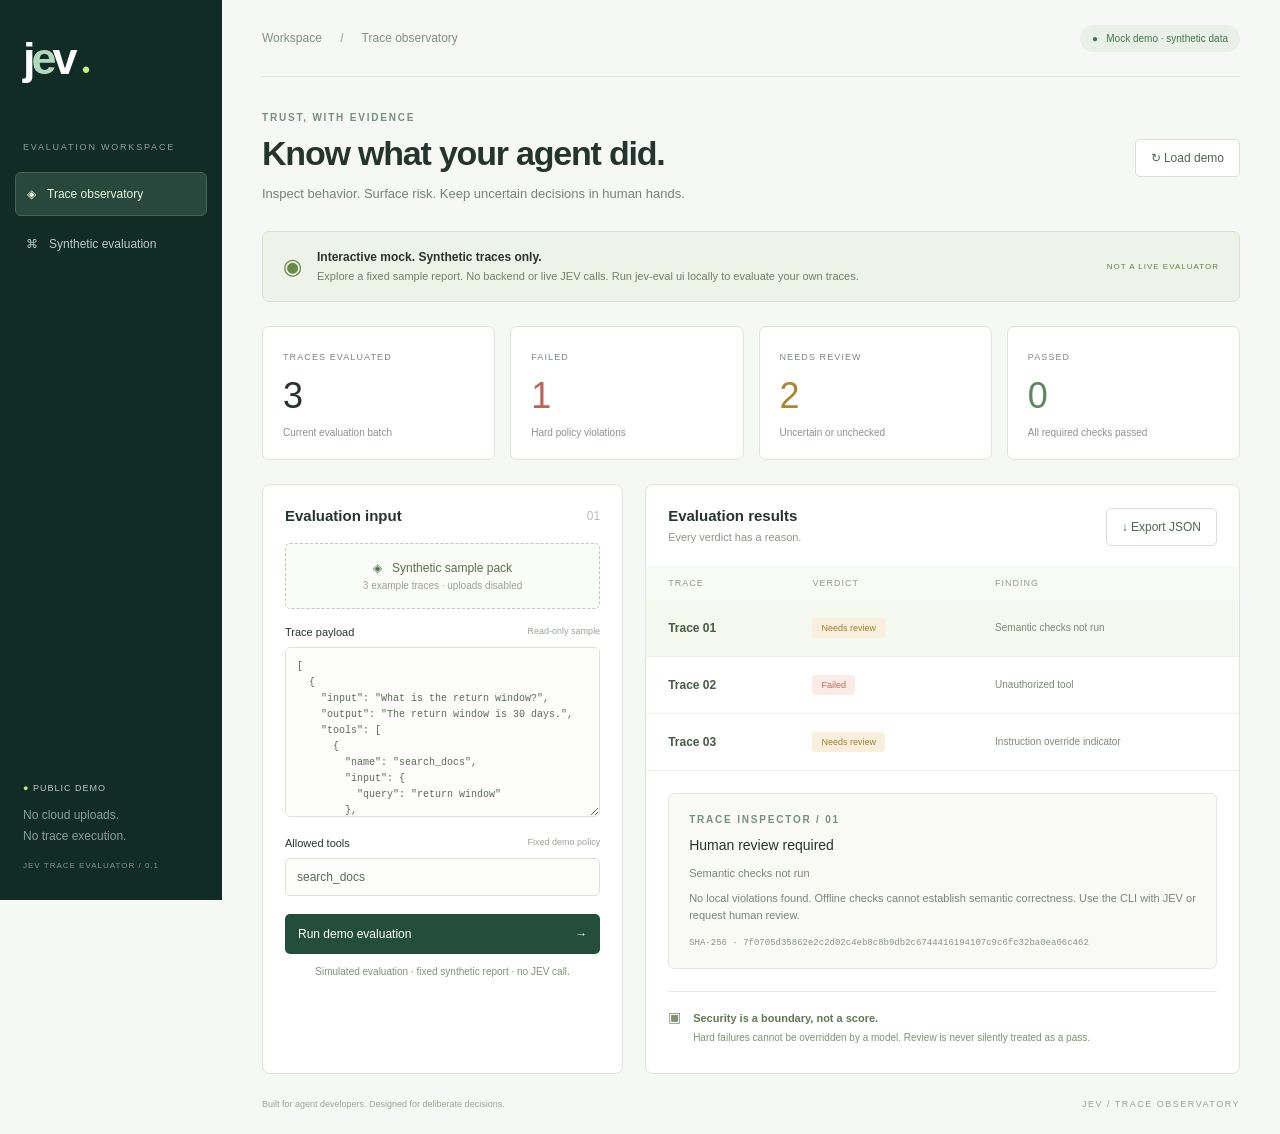
<file: docs/index.html>
<!doctype html>
<html lang="en"><head><meta charset="utf-8"><meta name="viewport" content="width=device-width, initial-scale=1"><title>JEV / Trace Observatory</title><link rel="stylesheet" href="./style.css"><script src="./app.js" defer></script></head>
<body><aside><a class="brand" href="./">j<span>e</span>v<span class="brand-dot">●</span></a><div class="workspace">EVALUATION WORKSPACE</div><div class="nav active">◈ <span>Trace observatory</span></div><div class="nav">⌘ <span>Synthetic evaluation</span></div><div class="sidebar-bottom"><span class="green-dot">●</span> PUBLIC DEMO<p>No cloud uploads.<br>No trace execution.</p><small>JEV TRACE EVALUATOR / 0.1</small></div></aside>
<main><header><span>Workspace <b>/</b> Trace observatory</span><span class="local">● &nbsp; Mock demo · synthetic data</span></header><section class="heading"><div><div class="eyebrow">TRUST, WITH EVIDENCE</div><h1>Know what your agent did.</h1><p>Inspect behavior. Surface risk. Keep uncertain decisions in human hands.</p></div><button id="demo" class="secondary">↻ Load demo</button></section>
<div class="notice"><span>◉</span><div><strong>Interactive mock. Synthetic traces only.</strong><p>Explore a fixed sample report. No backend or live JEV calls. Run jev-eval ui locally to evaluate your own traces.</p></div><span class="tag">NOT A LIVE EVALUATOR</span></div>
<section class="metrics" aria-label="Evaluation summary"><article><span>TRACES EVALUATED</span><strong id="total">—</strong><small>Current evaluation batch</small></article><article><span>FAILED</span><strong id="failed" class="red">—</strong><small>Hard policy violations</small></article><article><span>NEEDS REVIEW</span><strong id="review" class="amber">—</strong><small>Uncertain or unchecked</small></article><article><span>PASSED</span><strong id="passed" class="green">—</strong><small>All required checks passed</small></article></section>
<div class="columns"><section class="panel input-panel"><div class="panel-title"><h2>Evaluation input</h2><span class="muted">01</span></div><div class="upload">◈ &nbsp; Synthetic sample pack<small>3 example traces · uploads disabled</small></div><label for="traces">Trace payload <span>Read-only sample</span></label><textarea id="traces" readonly spellcheck="false" aria-label="Trace payload"></textarea><label for="tools">Allowed tools <span>Fixed demo policy</span></label><input id="tools" readonly value="search_docs" placeholder="No tools allowed"><button id="run" class="primary">Run demo evaluation <span>→</span></button><p id="message" role="status">Synthetic demo only. No personal data is accepted.</p></section>
<section class="panel results-panel"><div class="panel-title"><div><h2>Evaluation results</h2><p>Every verdict has a reason.</p></div><button id="download" class="secondary" disabled>↓ Export JSON</button></div><div class="table-wrap"><table><thead><tr><th>TRACE</th><th>VERDICT</th><th>FINDING</th></tr></thead><tbody id="rows"><tr><td colspan="3">Load traces and run an evaluation.</td></tr></tbody></table></div><div id="detail" class="detail"><div class="eyebrow">TRACE INSPECTOR</div><h3>Select a result to inspect its findings.</h3></div><div class="boundary"><span>▣</span><div><strong>Security is a boundary, not a score.</strong><p>Hard failures cannot be overridden by a model. Review is never silently treated as a pass.</p></div></div></section></div><footer><span>Built for agent developers. Designed for deliberate decisions.</span><span>JEV / TRACE OBSERVATORY</span></footer></main></body></html>
</file>
<file: docs/style.css>
:root{color-scheme:light;font-family:Inter,-apple-system,BlinkMacSystemFont,"Segoe UI",sans-serif;color:#26342f;background:#f6f8f6;font-size:14px}*{box-sizing:border-box}body{margin:0;display:flex}aside{width:222px;min-height:100vh;background:#112c25;color:#bbccc4;padding:33px 23px;position:fixed;inset:0 auto 0 0}.brand{font-size:45px;font-weight:800;letter-spacing:-4px;color:white;text-decoration:none}.brand span:first-child{color:#b1d8bc}.brand-dot{color:#c6ed86;font-size:15px;margin-left:8px}.workspace{font-size:9px;letter-spacing:1.8px;margin-top:57px;margin-bottom:20px;color:#89a096}.nav{padding:14px 11px;margin:7px -8px;display:flex;gap:11px;font-size:12px}.active{background:#29483d;border:1px solid #486452;border-radius:6px;color:#e8f4db}.sidebar-bottom{position:absolute;bottom:30px;font-size:9px;letter-spacing:1px}.sidebar-bottom p{font-size:12px;line-height:1.8;letter-spacing:0;color:#89a096}.sidebar-bottom small{font-size:8px;color:#7e988a}.green-dot{color:#c0e98d}main{margin-left:222px;padding:0 40px;max-width:1700px;width:calc(100% - 222px)}header{height:77px;border-bottom:1px solid #dfe6df;display:flex;align-items:center;justify-content:space-between;font-size:12px;color:#809086}header b{padding:0 15px;color:#b1b9b0}.local{color:#447651;background:#e9f0e7;border-radius:20px;padding:8px 12px;font-size:10px}.heading{display:flex;justify-content:space-between;align-items:center;margin:35px 0 26px}.eyebrow{font-size:10px;letter-spacing:1.8px;color:#76917b;font-weight:700}h1{font-size:34px;letter-spacing:-1.2px;font-weight:600;margin:11px 0}p{line-height:1.6}.heading p{color:#778179;margin:0;font-size:13px}button{font:inherit;cursor:pointer;border-radius:5px;font-size:12px;padding:11px 15px}.secondary{background:white;border:1px solid #d8e0d7;color:#526454}.secondary:hover{background:#edf2ea}button:disabled{opacity:.5;cursor:default}.notice{display:flex;align-items:center;gap:15px;border:1px solid #d8e2d3;background:#edf3e8;border-radius:7px;padding:16px 20px}.notice>span:first-child{font-size:22px;color:#698b48}.notice strong{font-size:12px}.notice p{margin:4px 0 0;font-size:11px;color:#728168}.tag{margin-left:auto;white-space:nowrap;font-size:8px;letter-spacing:1px;color:#688147}.metrics{display:grid;grid-template-columns:repeat(4,1fr);gap:15px;margin:24px 0}.metrics article{background:white;border:1px solid #dfe5dd;border-radius:7px;padding:20px}.metrics article>span{font-size:9px;letter-spacing:1.1px;color:#7e887e}.metrics strong{display:block;font-size:36px;font-weight:500;margin:12px 0 6px}.metrics small{font-size:10px;color:#8a938a}.red{color:#bb6556}.amber{color:#ac8734}.green{color:#5c8761}.columns{display:grid;grid-template-columns:minmax(260px,.85fr) minmax(430px,1.4fr);gap:22px}.panel{background:white;border:1px solid #dfe5dd;border-radius:8px;overflow:hidden}.input-panel{padding:22px}.panel-title{display:flex;justify-content:space-between;align-items:center;margin-bottom:19px}h2{font-size:15px;font-weight:600;margin:0}.muted{font-size:12px;color:#b8c0b6}.panel-title p{font-size:11px;color:#8c958a;margin:5px 0 0}.upload{display:block!important;text-align:center;border:1px dashed #bcccb7;padding:17px;border-radius:5px;background:#fafcf8;font-size:12px!important;color:#54724d;cursor:pointer}.upload small{display:block;font-size:10px;color:#9aa392;margin-top:5px}.upload input{display:block;width:100%;font-size:10px;border:0;margin-top:10px}label{display:flex;justify-content:space-between;font-size:11px;margin:17px 0 9px}label span{color:#9ba499;font-size:9px}textarea,input{font:inherit;border:1px solid #dce4d7;border-radius:5px;background:#fcfdfb;color:#5c6b57;padding:11px;width:100%}textarea{height:170px;resize:vertical;font-family:ui-monospace,monospace;font-size:10px;line-height:1.6}input{font-size:12px}.primary{background:#244e3c;color:#fff;border:0;width:100%;margin-top:18px;display:flex;justify-content:space-between;padding:13px}.primary:hover{background:#35684c}#message{font-size:10px;color:#81917a;text-align:center;min-height:16px;margin-bottom:0}.results-panel .panel-title{padding:22px 22px 0}table{border-collapse:collapse;width:100%;text-align:left;font-size:11px}th{background:#f8faf6;color:#929c8d;font-size:9px;letter-spacing:1px;font-weight:500;padding:12px 22px}td{padding:18px 22px;border-bottom:1px solid #edf0e9}td button{border:0;background:none;padding:0;font-weight:600;color:#445b44}tr.selected{background:#f5f8ef}.pill{display:inline-block;padding:5px 9px;border-radius:4px;font-size:9px;background:#f9efdc;color:#9f7e30}.pill.fail{background:#faebe6;color:#b86d59}.pill.pass{background:#e7f2e5;color:#58865b}.finding{color:#7d8875;font-size:10px}.detail{margin:22px;padding:20px;background:#f9faf6;border:1px solid #e5eadd;border-radius:6px}.detail h3{font-size:14px;font-weight:500;margin:12px 0}.detail p{font-size:11px;color:#7b8773;margin:7px 0}.detail code{font-size:9px;overflow-wrap:anywhere;color:#8a9581}.boundary{margin:22px;display:flex;gap:12px;color:#809175;border-top:1px solid #e7ecdf;padding-top:17px}.boundary strong{font-size:11px;color:#617854}.boundary p{font-size:10px;margin:5px 0}footer{display:flex;justify-content:space-between;font-size:9px;color:#9ba695;padding:25px 0}footer span:last-child{letter-spacing:1.5px}:focus-visible{outline:2px solid #78a866;outline-offset:3px}@media(max-width:1100px){aside{width:175px;padding:25px 18px}main{margin-left:175px;width:calc(100% - 175px);padding:0 24px}.columns{grid-template-columns:1fr}.tag{display:none}}@media(max-width:650px){aside{display:none}main{margin:0;width:100%;padding:0 16px}.heading{align-items:start;gap:12px}h1{font-size:26px}.metrics{grid-template-columns:1fr 1fr}.notice{padding:12px}.columns{display:block}.results-panel{margin-top:20px}.table-wrap{overflow-x:auto}td,th{padding:12px}footer{gap:20px}}
</file>
